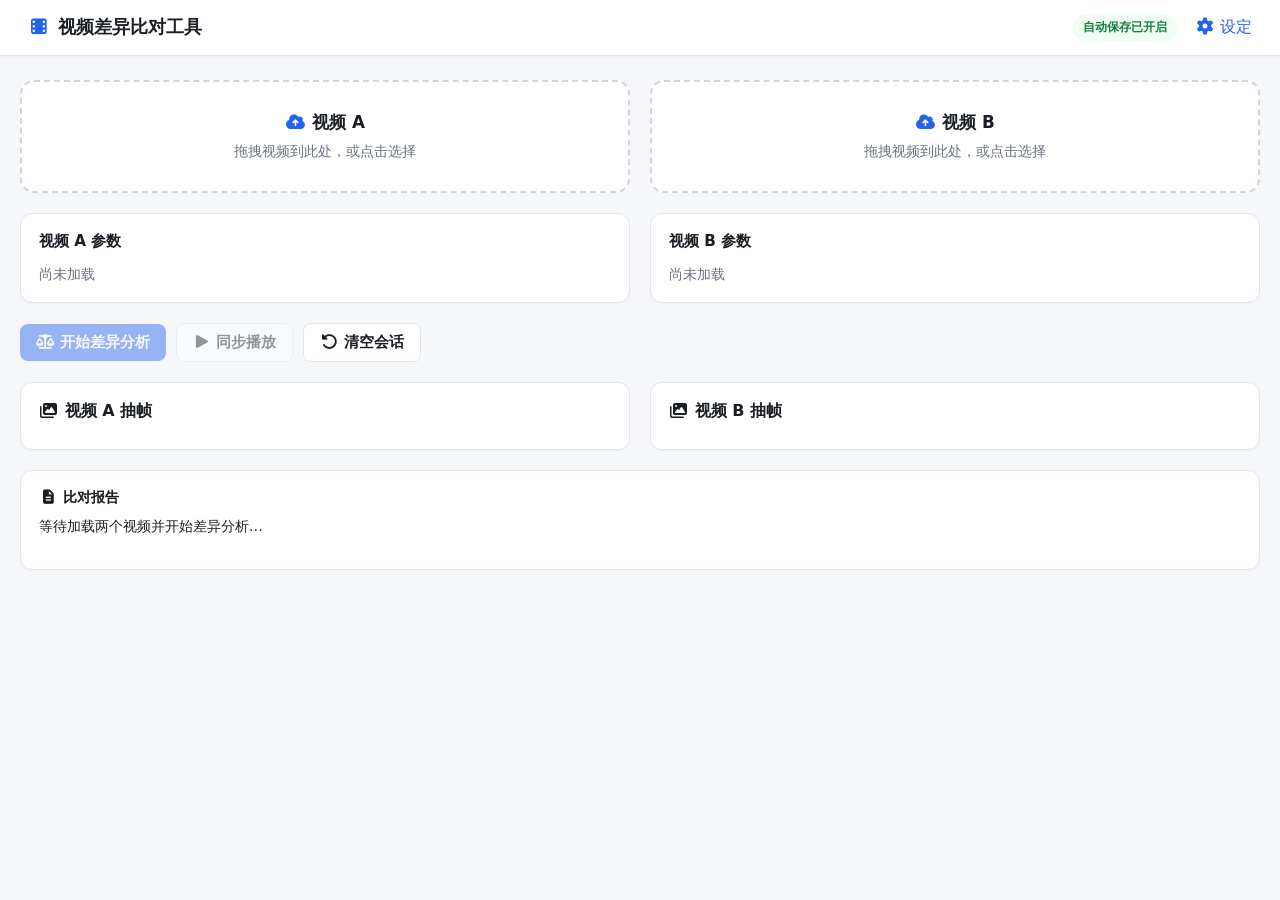
<file: index.html>
<!DOCTYPE html>
<html lang="zh-CN">
<head>
<meta charset="UTF-8">
<meta name="viewport" content="width=device-width, initial-scale=1">
<title>视频差异比对工具</title>
<link rel="stylesheet" href="vendor/fontawesome/css/all.min.css">
<link rel="stylesheet" href="css/main.css">
</head>
<body>
<header>
  <div class="logo">
    <i class="fa-solid fa-film logo-icon"></i>视频差异比对工具
  </div>
  <div class="header-right">
    <span class="storage-tag" id="storageTag"><i class="fa-solid fa-cloud"></i> 自动保存已开启</span>
    <a href="settings.html"><i class="fa-solid fa-gear"></i> 设定</a>
  </div>
</header>

<div class="container">
  <div class="banner" id="restoreBanner">
    <i class="fa-solid fa-clock-rotate-left banner-icon"></i>
    <span id="restoreText">已恢复上次会话</span>
    <button class="banner-close" id="dismissRestore"><i class="fa-solid fa-xmark"></i></button>
  </div>

  <div class="upload-row">
    <div class="drop" id="dropA">
      <h3><i class="fa-solid fa-cloud-arrow-up upload-icon"></i>视频 A</h3>
      <p>拖拽视频到此处，或点击选择</p>
      <input type="file" id="fileA" accept="video/*">
      <video id="videoA" controls muted></video>
    </div>
    <div class="drop" id="dropB">
      <h3><i class="fa-solid fa-cloud-arrow-up upload-icon"></i>视频 B</h3>
      <p>拖拽视频到此处，或点击选择</p>
      <input type="file" id="fileB" accept="video/*">
      <video id="videoB" controls muted></video>
    </div>
  </div>

  <div class="meta-row">
    <div class="meta-card" id="metaA">
      <h4>视频 A 参数</h4>
      <div class="muted-text">尚未加载</div>
    </div>
    <div class="meta-card" id="metaB">
      <h4>视频 B 参数</h4>
      <div class="muted-text">尚未加载</div>
    </div>
  </div>

  <div class="controls">
    <button id="analyzeBtn" disabled><i class="fa-solid fa-scale-balanced"></i> 开始差异分析</button>
    <button id="playSyncBtn" class="secondary" disabled><i class="fa-solid fa-play"></i> 同步播放</button>
    <button id="resetBtn" class="secondary"><i class="fa-solid fa-rotate-left"></i> 清空会话</button>
    <button id="aiRunBtn" class="ai-btn" style="display:none;"><i class="fa-solid fa-wand-magic-sparkles"></i> AI 进阶分析</button>
    <span class="status" id="status"></span>
  </div>

  <div class="frames">
    <div class="frame-panel">
      <strong><i class="fa-solid fa-images"></i> 视频 A 抽帧</strong>
      <div class="frame-grid" id="gridA"></div>
    </div>
    <div class="frame-panel">
      <strong><i class="fa-solid fa-images"></i> 视频 B 抽帧</strong>
      <div class="frame-grid" id="gridB"></div>
    </div>
  </div>

  <div class="report" id="report">
    <div class="report-title"><i class="fa-solid fa-file-lines"></i> 比对报告</div>
    等待加载两个视频并开始差异分析...
  </div>
</div>

<script src="vendor/mp4box/mp4box.all.min.js"></script>
<script src="vendor/mediainfo/mediainfo.min.js"></script>
<script src="js/core/util.js"></script>
<script src="js/core/diff-engine.js"></script>
<script src="js/core/storage.js"></script>
<script src="js/core/media-analyzer.js"></script>
<script src="js/core/frame-extractor.js"></script>
<script src="js/core/report.js"></script>
<script src="vendor/tfjs/tf.min.js"></script>
<script src="js/core/ai/model-store.js"></script>
<script src="js/core/ai/pose-engine.js"></script>
<script src="js/core/ai/cloud-api.js"></script>
<script src="js/core/ai/ai-controller.js"></script>
<script src="js/core/ai/ai-report.js"></script>
<script src="js/app.js"></script>
</body>
</html>
</file>
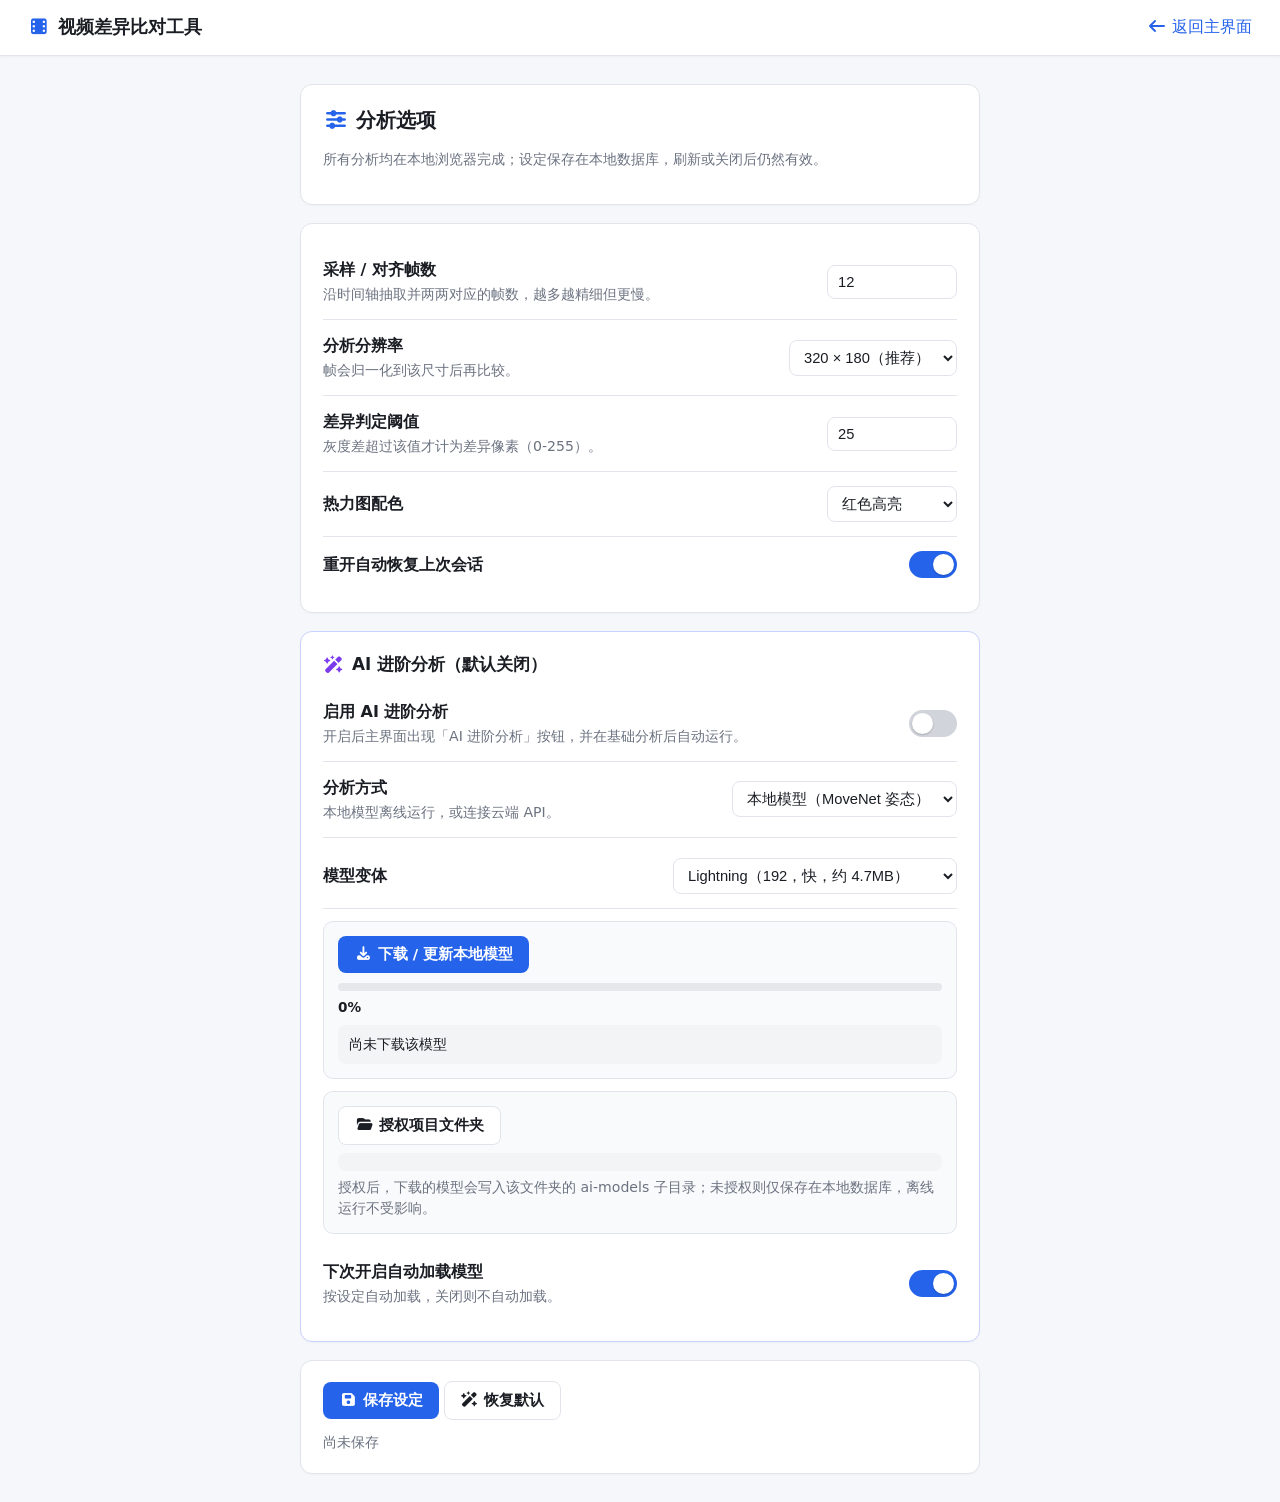
<file: settings.html>
<!DOCTYPE html>
<html lang="zh-CN">
<head>
<meta charset="UTF-8">
<meta name="viewport" content="width=device-width, initial-scale=1">
<title>视频差异比对工具 · 设定</title>
<link rel="stylesheet" href="vendor/fontawesome/css/all.min.css">
<link rel="stylesheet" href="css/main.css">
</head>
<body class="settings-body">
<header>
  <div class="logo"><i class="fa-solid fa-film logo-icon"></i>视频差异比对工具</div>
  <a href="index.html"><i class="fa-solid fa-arrow-left"></i> 返回主界面</a>
</header>

<main class="settings-main">
  <div class="setting-card">
    <h1><i class="fa-solid fa-sliders head-icon"></i>分析选项</h1>
    <p class="muted-text">所有分析均在本地浏览器完成；设定保存在本地数据库，刷新或关闭后仍然有效。</p>
  </div>

  <!-- 基础分析选项 -->
  <div class="setting-card">
    <div class="setting-row">
      <div><label for="sampleCount">采样 / 对齐帧数</label>
        <div class="muted-text">沿时间轴抽取并两两对应的帧数，越多越精细但更慢。</div></div>
      <input type="number" id="sampleCount" min="4" max="30" value="12">
    </div>
    <div class="setting-row">
      <div><label for="analysisSize">分析分辨率</label>
        <div class="muted-text">帧会归一化到该尺寸后再比较。</div></div>
      <select id="analysisSize">
        <option value="256x144">256 × 144（快）</option>
        <option value="320x180" selected>320 × 180（推荐）</option>
        <option value="480x270">480 × 270（精细）</option>
      </select>
    </div>
    <div class="setting-row">
      <div><label for="diffThreshold">差异判定阈值</label>
        <div class="muted-text">灰度差超过该值才计为差异像素（0-255）。</div></div>
      <input type="number" id="diffThreshold" min="5" max="80" value="25">
    </div>
    <div class="setting-row">
      <div><label for="heatmapColor">热力图配色</label></div>
      <select id="heatmapColor">
        <option value="red" selected>红色高亮</option>
        <option value="thermal">热力伪彩</option>
      </select>
    </div>
    <div class="setting-row">
      <div><label for="autoRestore">重开自动恢复上次会话</label></div>
      <label class="toggle"><input type="checkbox" id="autoRestore" checked><span class="slider"></span></label>
    </div>
  </div>

  <!-- AI 进阶分析 -->
  <div class="setting-card ai-card">
    <h2 class="ai-title"><i class="fa-solid fa-wand-magic-sparkles"></i> AI 进阶分析（默认关闭）</h2>
    <div class="setting-row">
      <div><label for="aiEnabled">启用 AI 进阶分析</label>
        <div class="muted-text">开启后主界面出现「AI 进阶分析」按钮，并在基础分析后自动运行。</div></div>
      <label class="toggle"><input type="checkbox" id="aiEnabled"><span class="slider"></span></label>
    </div>

    <div class="setting-row">
      <div><label>分析方式</label>
        <div class="muted-text">本地模型离线运行，或连接云端 API。</div></div>
      <select id="aiMode">
        <option value="local" selected>本地模型（MoveNet 姿态）</option>
        <option value="cloud">云端 API（API Key）</option>
      </select>
    </div>

    <!-- 本地模型面板 -->
    <div id="localPanel" class="ai-panel">
      <div class="setting-row">
        <div><label for="modelVariant">模型变体</label></div>
        <select id="modelVariant">
          <option value="lightning" selected>Lightning（192，快，约 4.7MB）</option>
          <option value="thunder">Thunder（256，高精度，约 12MB）</option>
        </select>
      </div>

      <div class="ai-action-box">
        <button id="modelDownloadBtn" type="button"><i class="fa-solid fa-download"></i> 下载 / 更新本地模型</button>
        <div class="ai-progress" id="modelProgressWrap">
          <div class="ai-progress-bar" id="modelProgressBar"></div>
        </div>
        <div class="ai-progress-text">
          <span id="modelProgressText">0%</span>
          <span id="modelFileText" class="muted-text"></span>
        </div>
        <div class="ai-status" id="modelStatus">正在检查本地模型...</div>
      </div>

      <div class="ai-action-box">
        <button id="folderBtn" type="button" class="secondary"><i class="fa-solid fa-folder-open"></i> 授权项目文件夹</button>
        <div class="ai-status" id="folderStatus"></div>
        <div class="muted-text" style="margin-top:6px;">授权后，下载的模型会写入该文件夹的 ai-models 子目录；未授权则仅保存在本地数据库，离线运行不受影响。</div>
      </div>

      <div class="setting-row" style="border-bottom:none;">
        <div><label for="modelAutoLoad">下次开启自动加载模型</label>
          <div class="muted-text">按设定自动加载，关闭则不自动加载。</div></div>
        <label class="toggle"><input type="checkbox" id="modelAutoLoad" checked><span class="slider"></span></label>
      </div>
    </div>

    <!-- 云端 API 面板 -->
    <div id="cloudPanel" class="ai-panel" style="display:none;">
      <div class="cloud-field">
        <label for="cloudBaseUrl">接口地址（Base URL）</label>
        <input type="text" id="cloudBaseUrl" placeholder="https://api.openai.com/v1">
      </div>
      <div class="cloud-field">
        <label for="cloudApiKey">API Key</label>
        <div class="key-line">
          <input type="password" id="cloudApiKey" placeholder="sk-...">
          <button type="button" class="secondary key-toggle" id="keyToggle"><i class="fa-solid fa-eye"></i></button>
        </div>
      </div>
      <div class="cloud-field">
        <label for="cloudModel">模型名称</label>
        <input type="text" id="cloudModel" placeholder="gpt-4o">
      </div>
      <button id="cloudTestBtn" type="button" class="secondary"><i class="fa-solid fa-plug"></i> 测试连接</button>
      <div class="ai-status" id="cloudStatus"></div>
    </div>
  </div>

  <div class="setting-card">
    <button id="saveBtn"><i class="fa-solid fa-floppy-disk"></i> 保存设定</button>
    <button id="defaultBtn" class="secondary"><i class="fa-solid fa-wand-magic-sparkles"></i> 恢复默认</button>
    <div class="save-status" id="saveStatus">尚未保存</div>
  </div>
</main>

<script src="js/core/util.js"></script>
<script src="js/core/storage.js"></script>
<script src="vendor/tfjs/tf.min.js"></script>
<script src="js/core/ai/model-store.js"></script>
<script src="js/core/ai/cloud-api.js"></script>
<script>
(function () {
  'use strict';
  var el = function (id) { return document.getElementById(id); };
  var settings = null;

  function setSave(text, ok) {
    var box = el('saveStatus');
    box.textContent = text;
    box.className = 'save-status ' + (ok ? 'ok' : 'err');
  }

  function persist() {
    return VC.Storage.saveSettings(collect()).then(function () {
      setSave('已自动保存 ' + new Date().toLocaleTimeString('zh-CN', { hour12: false }), true);
      updateModePanels();
    }, function () {});
  }

  function collect() {
    var size = (el('analysisSize').value || '320x180').split('x');
    var next = Object.assign({}, settings);
    next.sampleCount = parseInt(el('sampleCount').value, 10) || 12;
    next.analysisWidth = parseInt(size[0], 10);
    next.analysisHeight = parseInt(size[1], 10);
    next.diffThreshold = parseInt(el('diffThreshold').value, 10) || 25;
    next.heatmapColor = el('heatmapColor').value;
    next.autoRestore = el('autoRestore').checked;
    next.aiEnabled = el('aiEnabled').checked;
    next.aiMode = el('aiMode').value;
    next.modelVariant = el('modelVariant').value;
    next.modelAutoLoad = el('modelAutoLoad').checked;
    next.cloudBaseUrl = el('cloudBaseUrl').value.trim();
    next.cloudApiKey = el('cloudApiKey').value.trim();
    next.cloudModel = el('cloudModel').value.trim();
    return next;
  }

  function fill(s) {
    settings = s;
    el('sampleCount').value = s.sampleCount;
    el('analysisSize').value = s.analysisWidth + 'x' + s.analysisHeight;
    el('diffThreshold').value = s.diffThreshold;
    el('heatmapColor').value = s.heatmapColor;
    el('autoRestore').checked = !!s.autoRestore;
    el('aiEnabled').checked = !!s.aiEnabled;
    el('aiMode').value = s.aiMode;
    el('modelVariant').value = s.modelVariant;
    el('modelAutoLoad').checked = !!s.modelAutoLoad;
    el('cloudBaseUrl').value = s.cloudBaseUrl || '';
    el('cloudApiKey').value = s.cloudApiKey || '';
    el('cloudModel').value = s.cloudModel || '';
    updateModePanels();
  }

  function updateModePanels() {
    var isCloud = el('aiMode').value === 'cloud';
    el('localPanel').style.display = isCloud ? 'none' : 'block';
    el('cloudPanel').style.display = isCloud ? 'block' : 'none';
  }

  /* 模型状态 */
  async function refreshModelStatus() {
    var variant = el('modelVariant').value;
    var box = el('modelStatus');
    var ready = await VC.AI.ModelStore.isReady(variant);
    if (ready) {
      var rec = await VC.AI.ModelStore.getRecord(variant);
      box.className = 'ai-status ok';
      box.textContent = '已下载（' + VC.Util.formatBytes(rec.bytes) +
        '，' + VC.Util.formatDate(rec.savedAt) + '）';
    } else {
      box.className = 'ai-status';
      box.textContent = '尚未下载该模型';
    }
  }

  /* 下载 */
  async function doDownload() {
    var variant = el('modelVariant').value;
    var btn = el('modelDownloadBtn');
    btn.disabled = true;
    el('modelProgressWrap').style.display = 'block';
    el('modelProgressBar').style.width = '0%';
    try {
      var res = await VC.AI.ModelStore.downloadModel(variant, function (p) {
        if (p.percent != null) {
          el('modelProgressBar').style.width = (p.percent * 100).toFixed(1) + '%';
          el('modelProgressText').textContent = (p.percent * 100).toFixed(1) + '%';
        }
        if (p.label) el('modelFileText').textContent = '正在下载 ' + p.label;
      });
      el('modelProgressBar').style.width = '100%';
      el('modelProgressText').textContent = '100%';
      el('modelFileText').textContent = '下载完成';
      if (res.folderInfo && res.folderInfo.path) {
        el('folderStatus').className = 'ai-status ok';
        el('folderStatus').textContent = '已写入文件夹：' + res.folderInfo.path;
      }
      await refreshModelStatus();
      await persist();
    } catch (e) {
      el('modelFileText').textContent = '下载失败：' + e.message;
    } finally {
      btn.disabled = false;
    }
  }

  /* 文件夹授权 */
  async function doPickFolder() {
    try {
      if (!VC.AI.ModelStore.supportsFolderPicker()) {
        el('folderStatus').className = 'ai-status err';
        el('folderStatus').textContent = '当前浏览器不支持文件夹选择，已使用本地数据库缓存';
        return;
      }
      var h = await VC.AI.ModelStore.pickFolder();
      el('folderStatus').className = 'ai-status ok';
      el('folderStatus').textContent = '已授权文件夹：' + h.name;
    } catch (e) {
      el('folderStatus').className = 'ai-status err';
      el('folderStatus').textContent = '授权失败：' + e.message;
    }
  }

  async function refreshFolderStatus() {
    try {
      var row = await VC.AI.ModelStore.getFolderRow();
      if (row && row.name) {
        el('folderStatus').className = 'ai-status ok';
        el('folderStatus').textContent = '已授权文件夹：' + row.name;
      }
    } catch (e) {}
  }

  /* 云端连接测试 */
  async function doCloudTest() {
    await persist();
    try {
      var msg = await VC.AI.CloudApi.testConnection(collect());
      el('cloudStatus').className = 'ai-status ok';
      el('cloudStatus').textContent = msg;
    } catch (e) {
      el('cloudStatus').className = 'ai-status err';
      el('cloudStatus').textContent = '测试失败：' + e.message;
    }
  }

  /* 事件 */
  VC.Storage.getSettings().then(function (s) {
    fill(s);
    refreshModelStatus();
    refreshFolderStatus();
  });

  ['sampleCount','analysisSize','diffThreshold','heatmapColor','autoRestore',
   'aiEnabled','aiMode','modelVariant','modelAutoLoad',
   'cloudBaseUrl','cloudApiKey','cloudModel'].forEach(function (id) {
    el(id).addEventListener('change', persist);
  });

  el('saveBtn').addEventListener('click', function () {
    VC.Storage.saveSettings(collect()).then(function () {
      setSave('设定已保存', true);
    }, function (e) { setSave('保存失败：' + e.message, false); });
  });

  el('defaultBtn').addEventListener('click', function () {
    fill(Object.assign({}, VC.DEFAULTS));
    VC.Storage.saveSettings(collect()).then(function () { setSave('已恢复默认', true); });
  });

  el('modelDownloadBtn').addEventListener('click', doDownload);
  el('folderBtn').addEventListener('click', doPickFolder);
  el('cloudTestBtn').addEventListener('click', doCloudTest);
  el('keyToggle').addEventListener('click', function () {
    var inp = el('cloudApiKey');
    inp.type = inp.type === 'password' ? 'text' : 'password';
  });
})();
</script>
</body>
</html>
</file>
<file: css/main.css>
:root {
  --bg: #f5f7fa;
  --card: #ffffff;
  --border: #e1e5eb;
  --text: #1a1d23;
  --muted: #6b7280;
  --accent: #2563eb;
  --accent-hover: #1d4ed8;
  --ok: #16a34a;
  --err: #dc2626;
}
* { box-sizing: border-box; }
body {
  margin: 0;
  font-family: system-ui, -apple-system, "Segoe UI", Roboto, "PingFang SC", "Microsoft YaHei", sans-serif;
  background: var(--bg);
  color: var(--text);
  line-height: 1.5;
}
button { font-family: inherit; }
.muted-text { color: var(--muted); font-size: 0.88rem; }

/* ---------- 顶部 ---------- */
header {
  background: #fff;
  border-bottom: 1px solid var(--border);
  padding: 14px 28px;
  display: flex;
  justify-content: space-between;
  align-items: center;
  box-shadow: 0 1px 2px rgba(0,0,0,.04);
}
.logo { font-weight: 650; font-size: 1.12rem; display: flex; align-items: center; }
.logo-icon { margin-right: 8px; color: var(--accent); }
.header-right { display: flex; align-items: center; gap: 18px; }
header a { color: var(--accent); text-decoration: none; font-weight: 500; }
.storage-tag {
  font-size: 0.78rem; font-weight: 600; padding: 4px 10px; border-radius: 999px;
  display: inline-flex; align-items: center; gap: 6px;
}
.storage-tag.ok { background: #f0fdf4; color: #15803d; }
.storage-tag.warn { background: #fffbeb; color: #b45309; }

.container { max-width: 1280px; margin: 0 auto; padding: 24px 20px 48px; }

/* ---------- 恢复提示 ---------- */
.banner {
  display: none;
  align-items: center; gap: 10px;
  background: #eff6ff; border: 1px solid #bfdbfe; color: #1e40af;
  padding: 10px 14px; border-radius: 10px; margin-bottom: 18px; font-size: 0.9rem;
}
.banner-icon { color: var(--accent); }
.banner-close {
  margin-left: auto; background: transparent; border: none; color: #1e40af;
  cursor: pointer; font-size: 0.95rem; padding: 4px 8px;
}
.banner-close:hover { background: rgba(37,99,235,.1); border-radius: 6px; }

/* ---------- 上传 ---------- */
.upload-row, .meta-row, .frames {
  display: grid; grid-template-columns: 1fr 1fr; gap: 20px; margin-bottom: 20px;
}
.drop {
  background: var(--card); border: 2px dashed #d1d5db; border-radius: 14px;
  padding: 28px 20px; text-align: center; cursor: pointer; transition: all .15s ease;
}
.drop:hover, .drop.dragover { border-color: var(--accent); background: #f8fafc; }
.drop h3 { margin: 0 0 6px; font-size: 1.05rem; font-weight: 600; }
.upload-icon { margin-right: 6px; color: var(--accent); }
.drop p { margin: 0; color: var(--muted); font-size: 0.9rem; }
.drop input { display: none; }
.drop video { margin-top: 14px; max-width: 100%; border-radius: 8px; background: #000; display: none; }
.drop.has-video video { display: block; }

/* ---------- 参数卡片 ---------- */
.meta-card, .frame-panel, .report {
  background: var(--card); border: 1px solid var(--border); border-radius: 12px;
  padding: 16px 18px; box-shadow: 0 1px 2px rgba(0,0,0,.03);
}
.meta-card h4 { margin: 0 0 12px; font-size: 0.95rem; font-weight: 650; display: flex; align-items: center; gap: 8px; }
.meta-card h4 i { color: var(--accent); }
.meta-table { width: 100%; border-collapse: collapse; font-size: 0.88rem; }
.meta-table td { padding: 5px 0; vertical-align: top; }
.meta-table td:first-child { color: var(--muted); width: 42%; white-space: nowrap; }
.meta-table .val { font-weight: 500; word-break: break-all; }
.match-ok { color: var(--ok); font-weight: 600; }
.match-err { color: var(--err); font-weight: 600; }

/* ---------- 控制条 ---------- */
.controls { display: flex; gap: 10px; flex-wrap: wrap; align-items: center; margin-bottom: 20px; }
button {
  background: var(--accent); color: #fff; border: none;
  padding: 9px 16px; border-radius: 8px; font-weight: 600; font-size: 0.92rem; cursor: pointer;
}
button:hover:not(:disabled) { background: var(--accent-hover); }
button:disabled { opacity: 0.45; cursor: not-allowed; }
button.secondary { background: #fff; color: var(--text); border: 1px solid var(--border); }
button.secondary:hover:not(:disabled) { background: #f9fafb; }
.status { color: var(--muted); font-size: 0.9rem; margin-left: 6px; }

/* ---------- 抽帧网格 ---------- */
.frame-panel strong { display: block; margin-bottom: 4px; }
.frame-grid { display: grid; grid-template-columns: repeat(3, 1fr); gap: 6px; margin-top: 10px; }
.frame-grid img { width: 100%; height: auto; border-radius: 6px; background: #000; }

/* ---------- 报告 ---------- */
.report { font-size: 0.9rem; min-height: 100px; }
.report-title { font-weight: 650; margin-bottom: 8px; display: flex; align-items: center; }
.report-title i { margin-right: 6px; }

.report-hero {
  background: #f9fafb; border-radius: 12px; padding: 18px 20px;
  display: flex; justify-content: space-between; align-items: center; gap: 16px; margin-bottom: 18px;
}
.hero-grade { font-size: 1.3rem; font-weight: 700; }
.hero-conclusion { color: var(--text); margin-top: 4px; max-width: 560px; }
.hero-score { text-align: center; flex-shrink: 0; }
.score-num { font-size: 2.6rem; font-weight: 750; line-height: 1; }
.score-label { color: var(--muted); font-size: 0.8rem; margin-top: 4px; }

.metric-grid {
  display: grid; grid-template-columns: repeat(auto-fit, minmax(150px, 1fr));
  gap: 12px; margin-bottom: 22px;
}
.metric { background: #f9fafb; border: 1px solid var(--border); border-radius: 10px; padding: 12px 14px; }
.metric-label { color: var(--muted); font-size: 0.78rem; }
.metric-value { font-size: 1.25rem; font-weight: 700; margin: 2px 0; }
.metric-sub { color: var(--muted); font-size: 0.75rem; }

.report-h5 {
  font-size: 0.98rem; margin: 22px 0 10px; display: flex; align-items: center; gap: 8px;
}
.report-h5 i { color: var(--accent); }
.narrative { margin: 0; padding-left: 20px; }
.narrative li { margin-bottom: 8px; line-height: 1.65; }

#diffCurve { width: 100%; border: 1px solid var(--border); border-radius: 10px; }

.table-wrap { overflow-x: auto; border: 1px solid var(--border); border-radius: 10px; }
.diff-table { width: 100%; border-collapse: collapse; font-size: 0.85rem; min-width: 520px; }
.diff-table th, .diff-table td { padding: 8px 10px; text-align: left; white-space: nowrap; }
.diff-table thead th { background: #f9fafb; color: var(--muted); font-weight: 600; }
.diff-table tbody tr { border-top: 1px solid var(--border); }
.diff-table tr.row-hot { background: #fef2f2; }

.compare-strip-head, .compare-strip .strip-row {
  display: grid; grid-template-columns: 1fr 1fr 1fr; gap: 10px;
}
.compare-strip-head { margin-bottom: 8px; color: var(--muted); font-size: 0.82rem; font-weight: 600; }
.compare-strip-head span { text-align: center; }
.strip-row { margin-bottom: 10px; }
.strip-row img {
  width: 100%; aspect-ratio: 16/9; object-fit: contain;
  background: #000; border-radius: 8px; border: 1px solid var(--border);
}

/* ---------- 设置页 ---------- */
.settings-main { max-width: 720px; margin: 28px auto; padding: 0 20px; }
.setting-card {
  background: var(--card); border: 1px solid var(--border); border-radius: 12px;
  padding: 20px 22px; margin-bottom: 18px; box-shadow: 0 1px 2px rgba(0,0,0,.03);
}
.setting-card h1 { font-size: 1.25rem; margin: 0 0 6px; display: flex; align-items: center; }
.head-icon { margin-right: 8px; color: var(--accent); }
.setting-row {
  display: flex; justify-content: space-between; align-items: center; gap: 18px;
  padding: 14px 0; border-bottom: 1px solid var(--border);
}
.setting-row:last-child { border-bottom: none; }
.setting-row label { font-weight: 600; display: block; }
.setting-row .muted-text { margin-top: 2px; }
input[type=number], select {
  padding: 8px 10px; border-radius: 8px; border: 1px solid var(--border);
  font-size: 0.92rem; color: var(--text); background: #fff; min-width: 130px;
}
input[type=number]:focus, select:focus { outline: none; border-color: var(--accent); }

.toggle { position: relative; width: 48px; height: 27px; flex-shrink: 0; }
.toggle input { opacity: 0; width: 0; height: 0; }
.slider { position: absolute; cursor: pointer; inset: 0; background: #d1d5db; border-radius: 27px; transition: .2s; }
.slider:before { content: ""; position: absolute; height: 21px; width: 21px; left: 3px; bottom: 3px; background: #fff; border-radius: 50%; transition: .2s; box-shadow: 0 1px 2px rgba(0,0,0,.2); }
.toggle input:checked + .slider { background: var(--accent); }
.toggle input:checked + .slider:before { transform: translateX(21px); }

.setting-actions { display: flex; gap: 10px; flex-wrap: wrap; }
.save-status { margin-top: 12px; font-size: 0.88rem; color: var(--muted); min-height: 1.2em; }
.save-status.ok { color: var(--ok); }
.save-status.err { color: var(--err); }

/* ---------- 响应式 ---------- */
@media (max-width: 820px) {
  .upload-row, .meta-row, .frames { grid-template-columns: 1fr; }
  .report-hero { flex-direction: column; align-items: flex-start; }
  .setting-row { flex-direction: column; align-items: flex-start; }
  .storage-tag { display: none; }
}

/* ---------- AI 进阶分析 ---------- */
.ai-card { border-color: #c7d2fe; }
.ai-title { font-size: 1.05rem; margin: 0 0 8px; display: flex; align-items: center; gap: 8px; }
.ai-title i { color: #7c3aed; }
.ai-panel { margin-top: 6px; }
.ai-action-box {
  background: #f9fafb; border: 1px solid var(--border); border-radius: 10px;
  padding: 14px; margin: 12px 0;
}
.ai-progress {
  height: 8px; background: #e5e7eb; border-radius: 5px;
  overflow: hidden; margin: 10px 0 6px; display: block;
}
.ai-progress-bar {
  height: 100%; width: 0;
  background: linear-gradient(90deg, #7c3aed, #2563eb);
  transition: width .2s ease;
}
.ai-progress-text { display: flex; justify-content: space-between; gap: 10px; font-size: 0.85rem; font-weight: 600; }
.ai-status {
  margin-top: 8px; padding: 9px 11px; border-radius: 8px;
  background: #f3f4f6; font-size: 0.86rem; min-height: 1.2em;
}
.ai-status.ok { background: #f0fdf4; color: #15803d; }
.ai-status.err { background: #fef2f2; color: #b91c1c; }

.cloud-field { margin-bottom: 14px; }
.cloud-field label { display: block; font-weight: 600; margin-bottom: 6px; font-size: 0.9rem; }
.cloud-field input[type=text], .cloud-field input[type=password] {
  width: 100%; min-width: 0; padding: 9px 11px;
}
.key-line { display: flex; gap: 8px; }
.key-toggle { padding: 8px 12px; }

button.ai-btn {
  background: #7c3aed;
}
button.ai-btn:hover:not(:disabled) { background: #6d28d9; }

.ai-extra {
  margin-top: 24px; padding-top: 18px;
  border-top: 2px solid var(--border);
}
.ai-report-wrap { margin-top: 6px; }
.ai-report-wrap .strip-row img { aspect-ratio: 16/9; }
</file>
